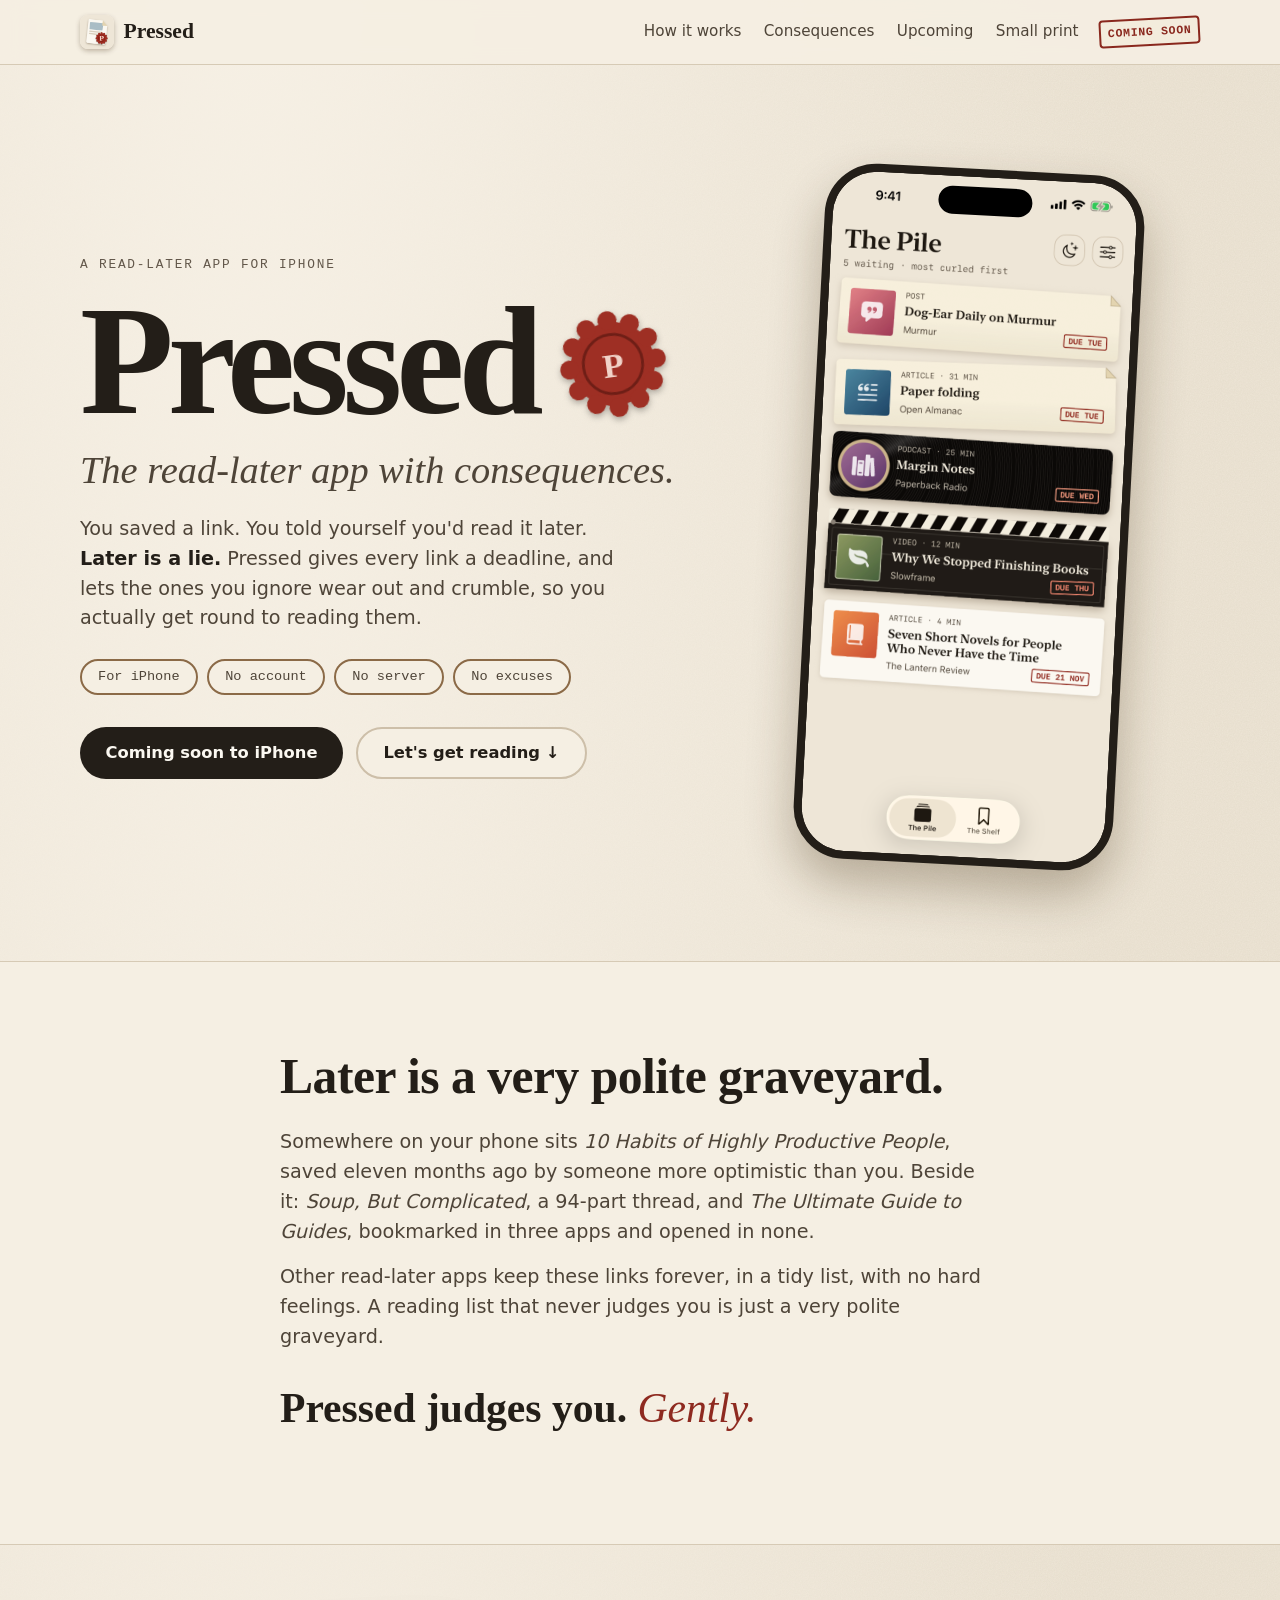
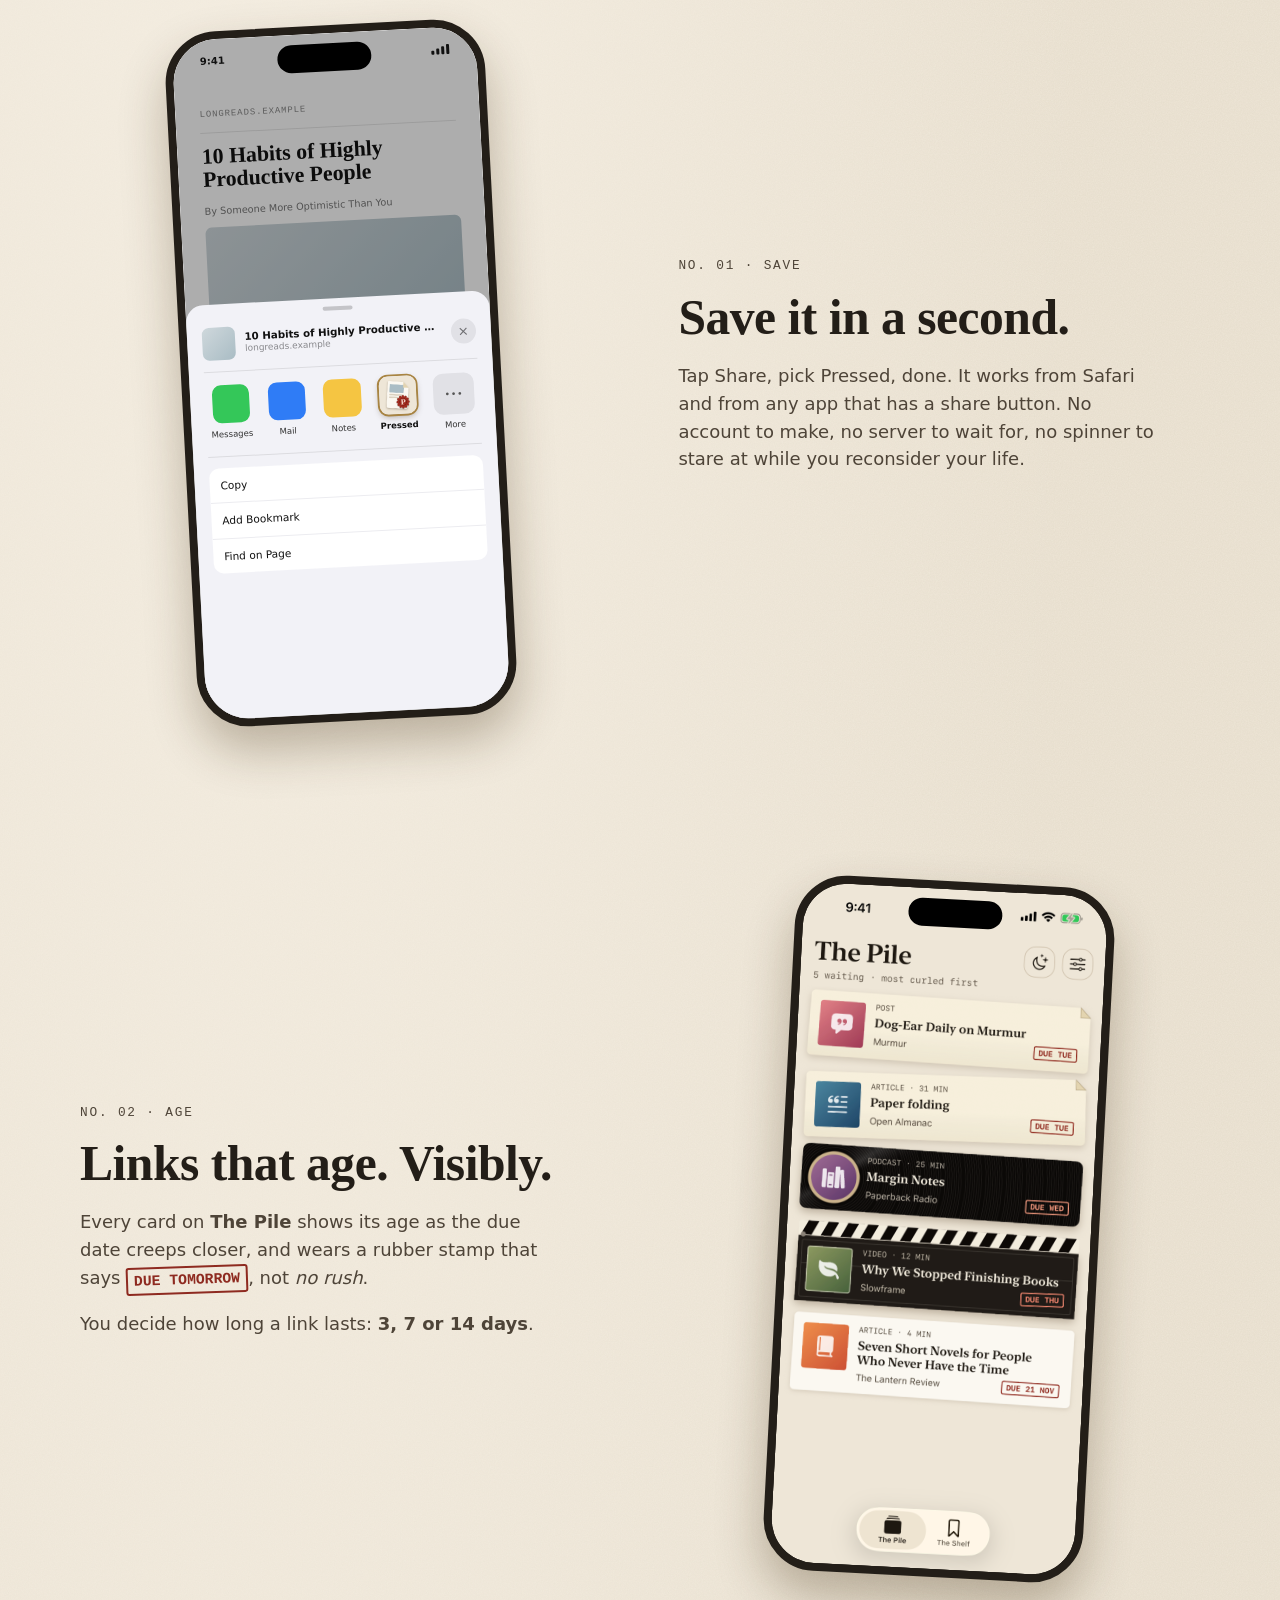
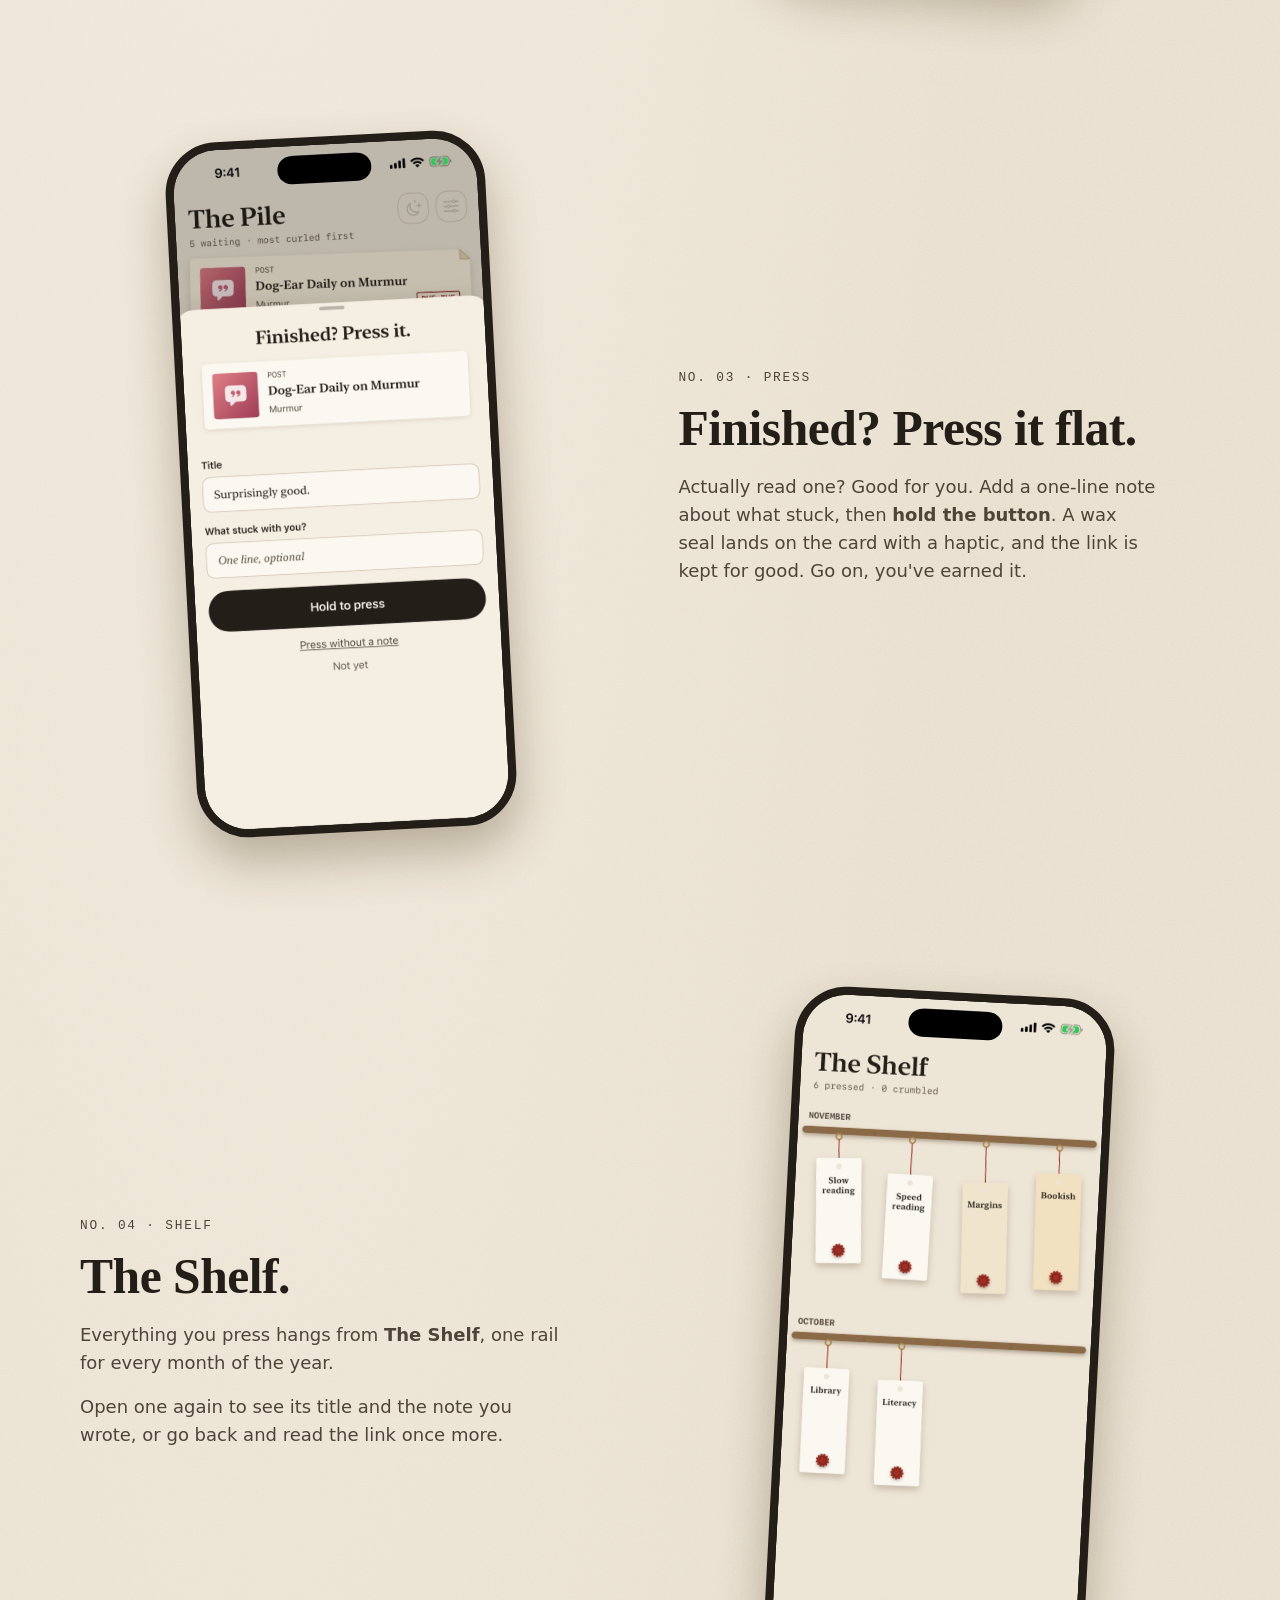
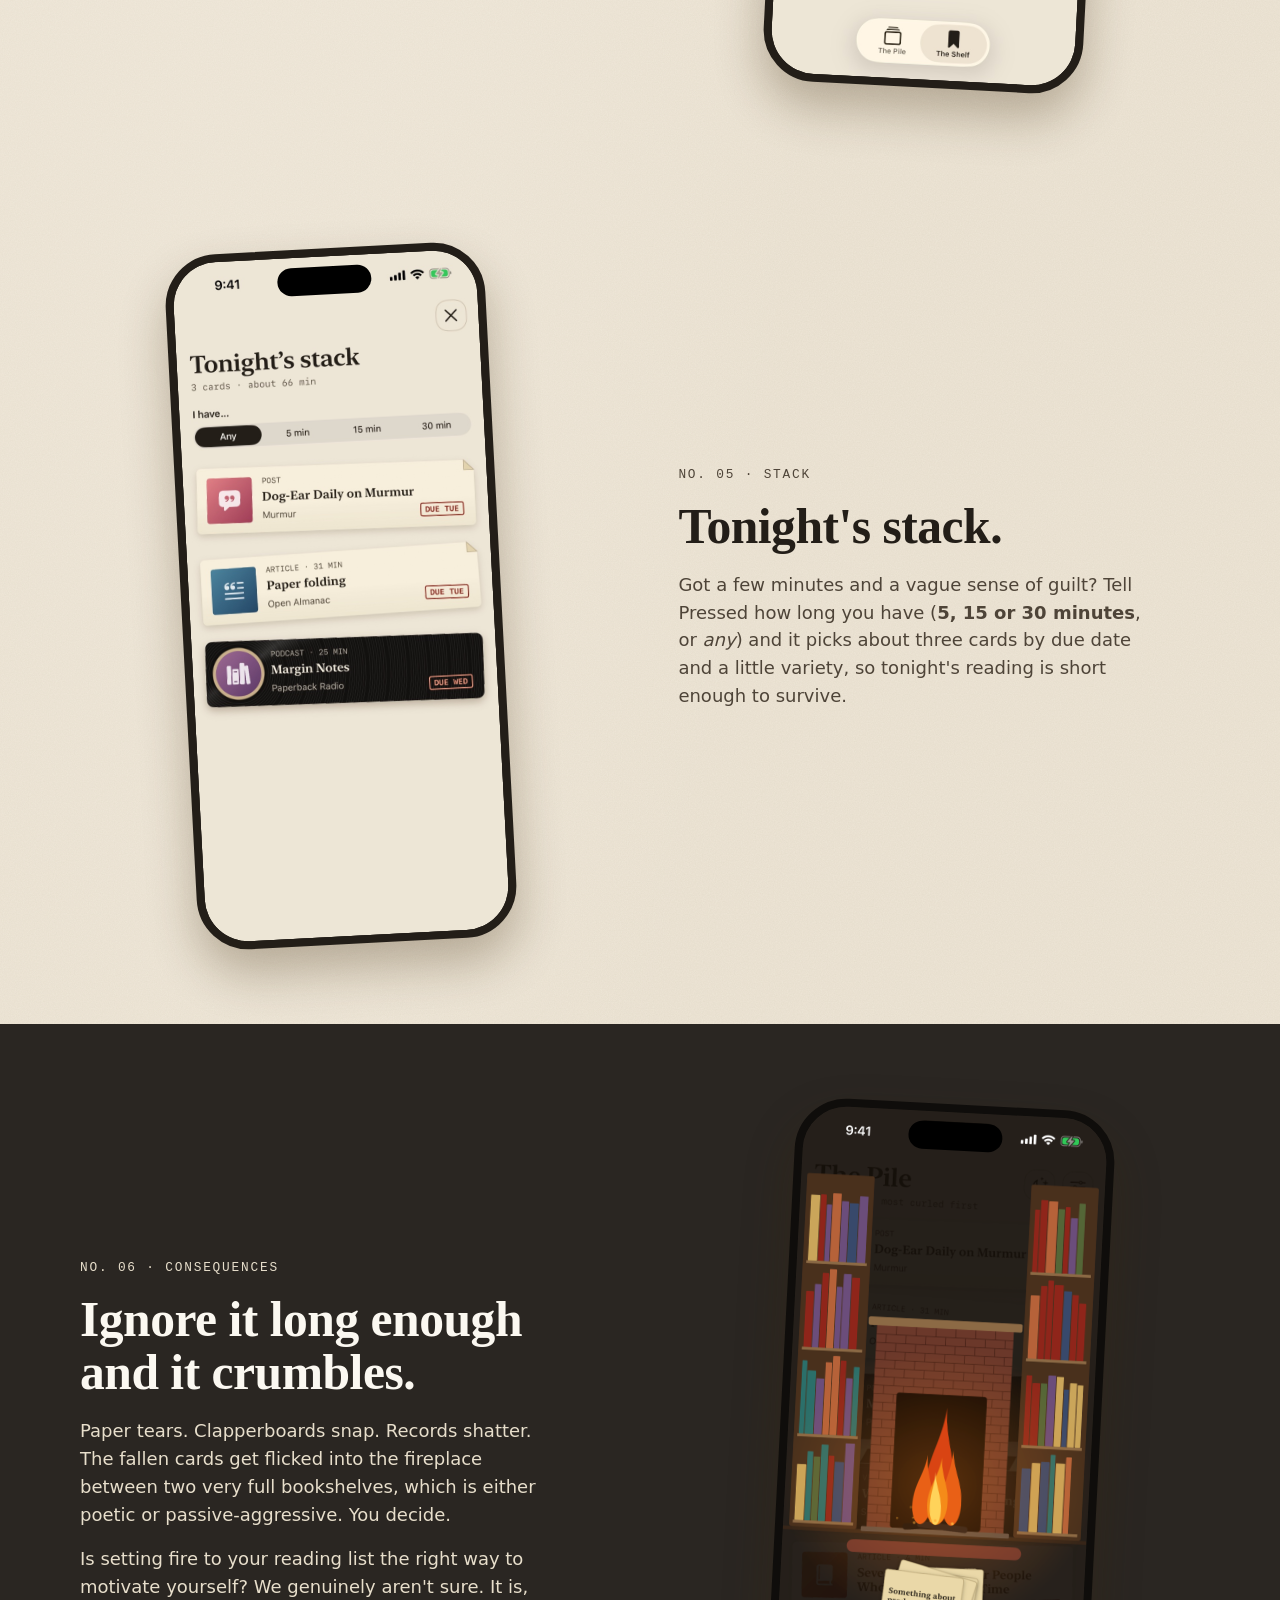
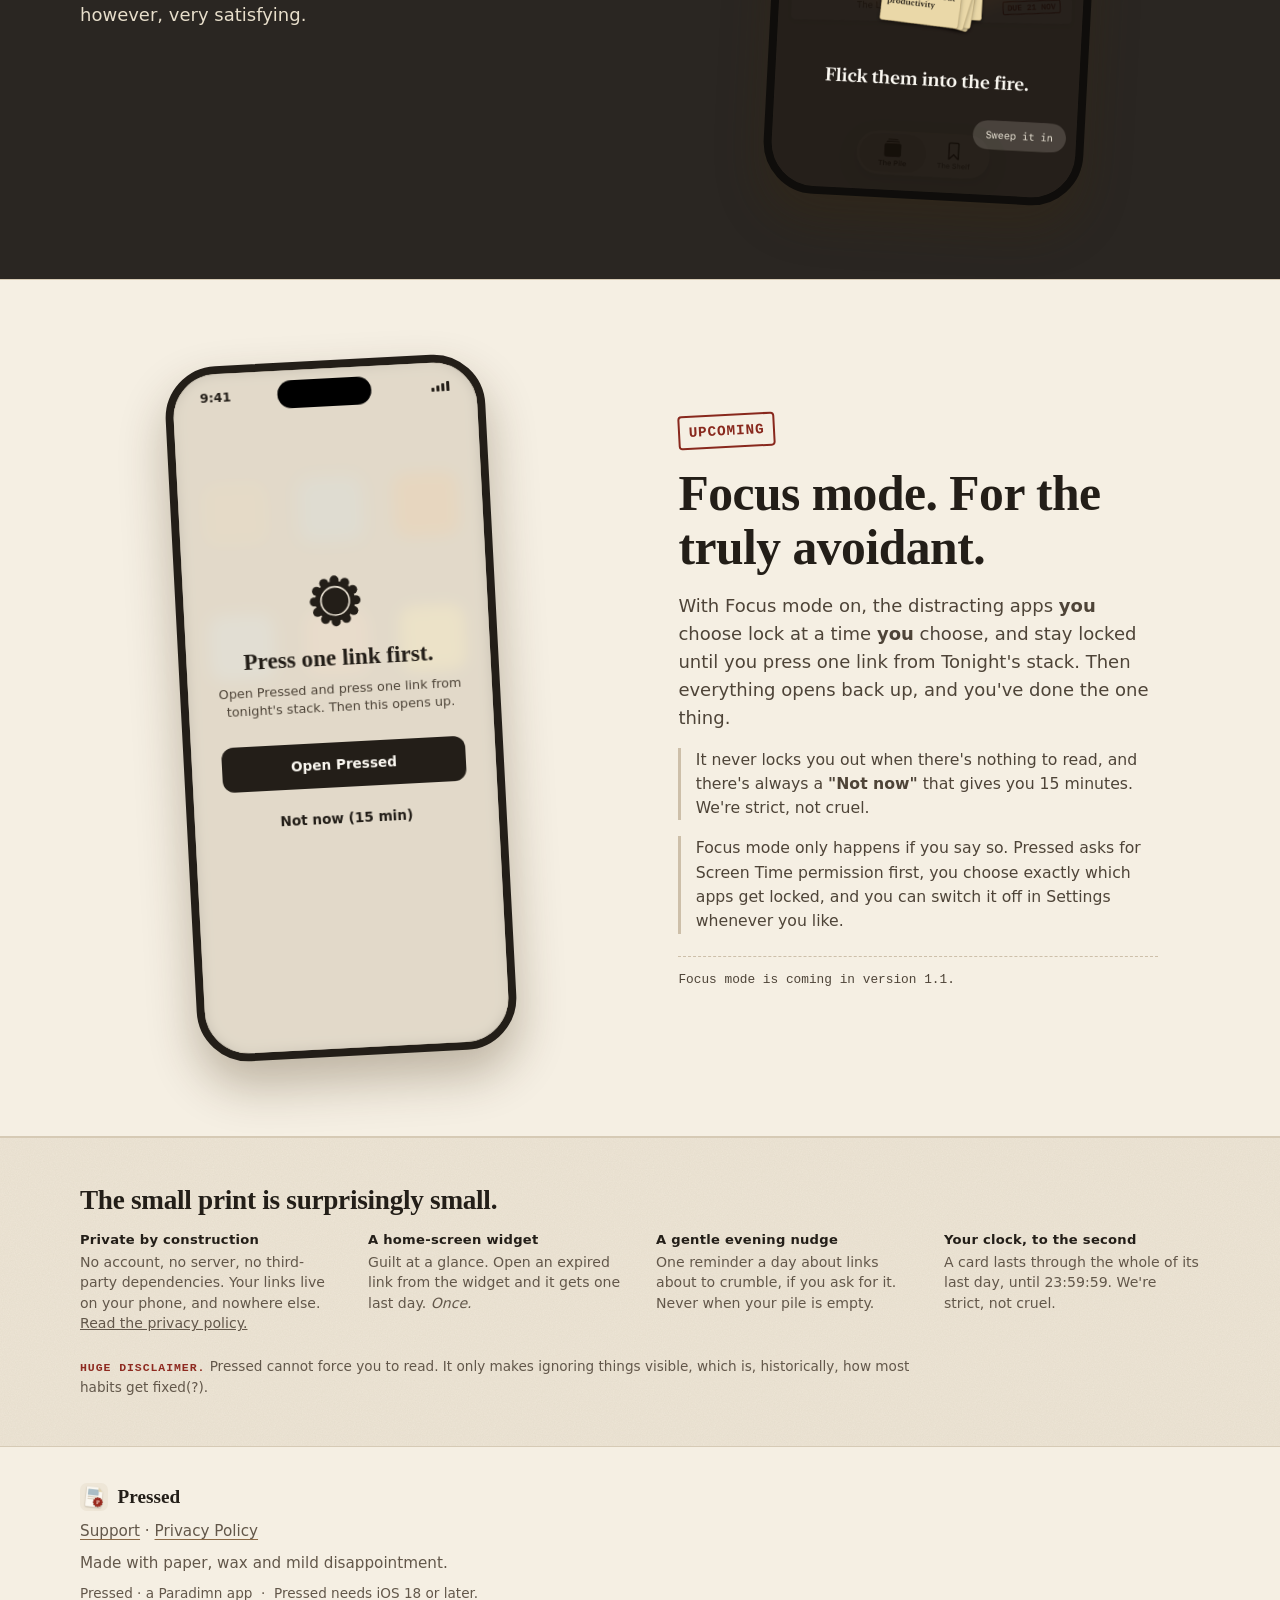
<file: index.html>
<!doctype html>
<html lang="en">
<head>
  <meta charset="utf-8">
  <meta name="viewport" content="width=device-width, initial-scale=1, viewport-fit=cover">
  <title>Pressed: the read-later app with consequences</title>
  <meta name="description" content="Pressed is a read-later app for iPhone. Every saved link gets a deadline, and the ones you ignore crumble. Read one and press it flat onto The Shelf. No account, no server, no excuses.">
  <meta name="theme-color" content="#EDE5D6">
  <meta property="og:type" content="website">
  <meta property="og:title" content="Pressed: the read-later app with consequences">
  <meta property="og:description" content="You saved a link. You told yourself you'd read it later. Later is a lie. Pressed helps you actually get to it.">
  <meta name="twitter:card" content="summary">
  <link rel="icon" type="image/png" href="assets/img/favicon.png">
  <link rel="apple-touch-icon" href="assets/img/apple-touch-icon.png">
  <!-- When the app has an Apple ID, uncomment and fill in: Safari on iPhone then offers a banner to open or get the app.
  <meta name="apple-itunes-app" content="app-id=0000000000">
  -->
  <link rel="stylesheet" href="assets/css/style.css">
  <script>document.documentElement.classList.add('js')</script>
</head>
<body data-app-store-url="" data-testflight-url="">
  <a class="skip" href="#main">Skip to the content</a>

  <header class="top">
    <div class="wrap top-row">
      <a class="brand" href="#top" aria-label="Pressed, back to the top">
        <img src="assets/img/icon.png" alt="" width="34" height="34">
        <span>Pressed</span>
      </a>
      <nav aria-label="Sections">
        <a href="#how">How it works</a>
        <a href="#consequences">Consequences</a>
        <a href="#upcoming">Upcoming</a>
        <a href="#small-print">Small print</a>
      </nav>
      <span class="stamp stamp-sm" aria-hidden="true">Coming soon</span>
    </div>
  </header>

  <main id="main">

    <!-- HERO -->
    <section class="hero" id="top">
      <div class="wrap hero-grid">
        <div class="hero-copy">
          <p class="kicker">A read-later app for iPhone</p>
          <div class="title-row">
            <h1>Pressed</h1>
            <svg class="title-seal" viewBox="0 0 100 100" aria-hidden="true" focusable="false">
              <g fill="#9E2F24"><circle cx="50" cy="50" r="37.5"/><circle cx="89" cy="50" r="8.5"/><circle cx="83.77" cy="69.5" r="8.5"/><circle cx="69.5" cy="83.77" r="8.5"/><circle cx="50" cy="89" r="8.5"/><circle cx="30.5" cy="83.77" r="8.5"/><circle cx="16.23" cy="69.5" r="8.5"/><circle cx="11" cy="50" r="8.5"/><circle cx="16.23" cy="30.5" r="8.5"/><circle cx="30.5" cy="16.23" r="8.5"/><circle cx="50" cy="11" r="8.5"/><circle cx="69.5" cy="16.23" r="8.5"/><circle cx="83.77" cy="30.5" r="8.5"/></g>
              <circle cx="50" cy="50" r="26.5" fill="none" stroke="#6E1E16" stroke-width="2.5"/>
              <text x="50" y="51" text-anchor="middle" dominant-baseline="central" font-family="New York, Georgia, serif" font-weight="700" font-size="31" fill="#F1D3C8">P</text>
            </svg>
          </div>
          <p class="tagline">The read-later app with consequences.</p>
          <p class="lede">You saved a link. You told yourself you'd read it later. <strong>Later is a lie.</strong> Pressed gives every link a deadline, and lets the ones you ignore wear out and crumble, so you actually get round to reading them.</p>
          <ul class="chips" aria-label="At a glance">
            <li>For iPhone</li>
            <li>No account</li>
            <li>No server</li>
            <li>No excuses</li>
          </ul>
          <div class="cta-row">
            <span class="btn btn-dark" role="note" data-store>Coming soon to iPhone</span>
            <a class="btn btn-ghost" href="#how">Let's get reading&nbsp;↓</a>
          </div>
        </div>

        <div class="hero-art">
          <figure class="phone tilt-r">
            <img src="assets/img/pile.png" width="720" height="1565" alt="The Pile in Pressed: five saved links as paper cards, a clapperboard for a video and a record for a podcast, each stamped with a due date.">
          </figure>
        </div>
      </div>
    </section>

    <!-- THE PROBLEM -->
    <section class="graveyard">
      <div class="wrap narrow">
        <h2 class="reveal">Later is a very polite graveyard.</h2>
        <p class="reveal">Somewhere on your phone sits <em>10 Habits of Highly Productive People</em>, saved eleven months ago by someone more optimistic than you. Beside it: <em>Soup, But Complicated</em>, a 94-part thread, and <em>The Ultimate Guide to Guides</em>, bookmarked in three apps and opened in none.</p>
        <p class="reveal">Other read-later apps keep these links forever, in a tidy list, with no hard feelings. A reading list that never judges you is just a very polite graveyard.</p>
        <p class="reveal punch">Pressed judges you. <span>Gently.</span></p>
      </div>
    </section>

    <!-- 01 SAVE: a drawn share sheet, so the app icon can be shown in the row of apps -->
    <div id="how" class="anchor"></div>

    <section class="feature">
      <div class="wrap feature-grid">
        <div class="feature-art reveal">
          <figure class="phone phone-share tilt-l" role="img" aria-label="Sharing a web page from Safari: the share sheet shows a row of apps, and Pressed, with its red wax seal icon, is one of them.">
            <div class="share" aria-hidden="true">
              <div class="sh-status"><span>9:41</span><span class="sh-bars"><i></i><i></i><i></i><i></i></span></div>

              <div class="sh-page">
                <div class="sh-site">longreads.example</div>
                <p class="sh-h">10 Habits of Highly Productive People</p>
                <p class="sh-by">By Someone More Optimistic Than You</p>
                <div class="sh-hero"></div>
                <i></i><i></i><i class="short"></i>
              </div>

              <div class="sh-dim"></div>

              <div class="sh-sheet">
                <div class="sh-grab"></div>
                <div class="sh-head">
                  <span class="sh-fav"></span>
                  <span class="sh-title"><b>10 Habits of Highly Productive People</b><em>longreads.example</em></span>
                  <span class="sh-x">×</span>
                </div>
                <div class="sh-apps">
                  <span class="sh-app"><span class="sh-ic" style="--c:#34c759"></span>Messages</span>
                  <span class="sh-app"><span class="sh-ic" style="--c:#2f7cf6"></span>Mail</span>
                  <span class="sh-app"><span class="sh-ic" style="--c:#f5c542"></span>Notes</span>
                  <span class="sh-app sh-pressed"><img src="assets/img/icon.png" alt="" width="64" height="64">Pressed</span>
                  <span class="sh-app"><span class="sh-ic sh-more">•••</span>More</span>
                </div>
                <div class="sh-list">
                  <span>Copy</span><span>Add Bookmark</span><span>Find on Page</span>
                </div>
              </div>
            </div>
          </figure>
        </div>
        <div class="feature-copy reveal">
          <p class="kicker">No. 01 · Save</p>
          <h2>Save it in a second.</h2>
          <p>Tap Share, pick Pressed, done. It works from Safari and from any app that has a share button. No account to make, no server to wait for, no spinner to stare at while you reconsider your life.</p>
        </div>
      </div>
    </section>

    <!-- 02 AGE -->
    <section class="feature flip">
      <div class="wrap feature-grid">
        <div class="feature-art reveal">
          <figure class="phone tilt-r">
            <img src="assets/img/pile.png" width="720" height="1565" loading="lazy" alt="The Pile: cards ordered by how soon they expire, each with a rubber stamp such as 'Due Mon' or 'Due Thu'.">
          </figure>
        </div>
        <div class="feature-copy reveal">
          <p class="kicker">No. 02 · Age</p>
          <h2>Links that age. Visibly.</h2>
          <p>Every card on <b>The Pile</b> shows its age as the due date creeps closer, and wears a rubber stamp that says <span class="inline-stamp">DUE TOMORROW</span>, not <i>no rush</i>.</p>
          <p>You decide how long a link lasts: <b>3, 7 or 14 days</b>.</p>
        </div>
      </div>
    </section>

    <!-- 03 PRESS -->
    <section class="feature">
      <div class="wrap feature-grid">
        <div class="feature-art reveal">
          <figure class="phone phone-video tilt-l" role="img" aria-label="The press sheet: 'Finished? Press it.' with the card, the title 'Short novels' and the note 'Three of these are going on my list.' Holding the button fills it, and a red wax seal lands on the card.">
            <video muted loop playsinline autoplay preload="metadata" disablepictureinpicture tabindex="-1" aria-hidden="true" poster="assets/img/press-poster.jpg" width="576" height="1252">
              <source src="assets/video/press.mp4" type="video/mp4">
            </video>
          </figure>
        </div>
        <div class="feature-copy reveal">
          <p class="kicker">No. 03 · Press</p>
          <h2>Finished? Press it flat.</h2>
          <p>Actually read one? Good for you. Add a one-line note about what stuck, then <b>hold the button</b>. A wax seal lands on the card with a haptic, and the link is kept for good. Go on, you've earned it.</p>
        </div>
      </div>
    </section>

    <!-- 04 SHELF -->
    <section class="shelf-band">
      <div class="wrap feature-grid">
        <div class="feature-copy reveal">
          <p class="kicker">No. 04 · Shelf</p>
          <h2>The Shelf.</h2>
          <p>Everything you press hangs from <b>The Shelf</b>, one rail for every month of the year.</p>
          <p>Open one again to see its title and the note you wrote, or go back and read the link once more.</p>
        </div>
        <div class="feature-art reveal">
          <figure class="phone phone-video tilt-r" role="img" aria-label="The Shelf: eight pressed bookmarks hang from two wooden rails, November and October, and sway gently. There are paper tags, clapperboards for videos, a vinyl record for a podcast and a yellow sticky note for a post, each with a wax seal.">
            <video muted loop playsinline autoplay preload="metadata" disablepictureinpicture tabindex="-1" aria-hidden="true" poster="assets/img/shelf-poster.jpg" width="576" height="1252">
              <source src="assets/video/shelf.mp4" type="video/mp4">
            </video>
          </figure>
        </div>
      </div>
    </section>

    <!-- 05 STACK: three screenshots that cross-fade, one per time option -->
    <section class="feature">
      <div class="wrap feature-grid">
        <div class="feature-art reveal">
          <figure class="phone phone-video tilt-l" role="img" aria-label="Tonight's stack: choosing Any, 5, 15 or 30 minutes changes which cards are offered. 5 minutes gives one short article, 15 minutes gives two cards, and 30 minutes gives three cards.">
            <video muted loop playsinline autoplay preload="metadata" disablepictureinpicture tabindex="-1" aria-hidden="true" poster="assets/img/stack-poster.jpg" width="576" height="1252">
              <source src="assets/video/stack.mp4" type="video/mp4">
            </video>
          </figure>
        </div>
        <div class="feature-copy reveal">
          <p class="kicker">No. 05 · Stack</p>
          <h2>Tonight's stack.</h2>
          <p>Got a few minutes and a vague sense of guilt? Tell Pressed how long you have (<b>5, 15 or 30 minutes</b>, or <i>any</i>) and it picks about three cards by due date and a little variety, so tonight's reading is short enough to survive.</p>
        </div>
      </div>
    </section>

    <!-- 06 CONSEQUENCES -->
    <div id="consequences" class="anchor"></div>
    <section class="fire">
      <div class="wrap feature-grid">
        <div class="feature-copy reveal">
          <p class="kicker">No. 06 · Consequences</p>
          <h2>Ignore it long enough and it crumbles.</h2>
          <p>Paper tears. Clapperboards snap. Records shatter. The fallen cards get flicked into the fireplace between two very full bookshelves, which is either poetic or passive-aggressive. You decide.</p>
          <p>Is setting fire to your reading list the right way to motivate yourself? We genuinely aren't sure. It is, however, very satisfying.</p>
        </div>
        <div class="feature-art reveal">
          <figure class="phone phone-dark phone-video tilt-r" role="img" aria-label="A cosy fireplace between two bookshelves. A small stack of expired cards is swept into the fire, one after another, to the words 'Flick them into the fire.' and 'The rest go in together.'">
            <video muted loop playsinline autoplay preload="metadata" disablepictureinpicture tabindex="-1" aria-hidden="true" poster="assets/img/fireplace.png" width="576" height="1252">
              <source src="assets/video/fireplace.mp4" type="video/mp4">
            </video>
          </figure>
        </div>
      </div>
    </section>

    <!-- UPCOMING: FOCUS MODE (drawn, not a screenshot: the feature is not in this version yet) -->
    <section class="next" id="upcoming">
      <div class="wrap feature-grid">
        <div class="feature-art reveal">
          <figure class="phone phone-mock tilt-l" role="img" aria-label="Focus mode: a locked app shows a paper-coloured screen that says 'Press one link first.' with two buttons, 'Open Pressed' and 'Not now (15 min)'.">
            <div class="mock-screen" aria-hidden="true">
              <div class="mock-status"><span>9:41</span><span class="mock-bars"><i></i><i></i><i></i><i></i></span></div>
              <div class="mock-apps">
                <span style="--c:#c9b08a"></span><span style="--c:#a9bcc4"></span><span style="--c:#d69a5c"></span>
                <span style="--c:#b8c9d1"></span><span style="--c:#e0b9a0"></span><span style="--c:#f3df8e"></span>
              </div>
              <div class="mock-shield">
                <svg class="mock-seal" viewBox="0 0 100 100"><g fill="#231E18"><circle cx="50" cy="50" r="37.5"/><circle cx="89" cy="50" r="8.5"/><circle cx="83.77" cy="69.5" r="8.5"/><circle cx="69.5" cy="83.77" r="8.5"/><circle cx="50" cy="89" r="8.5"/><circle cx="30.5" cy="83.77" r="8.5"/><circle cx="16.23" cy="69.5" r="8.5"/><circle cx="11" cy="50" r="8.5"/><circle cx="16.23" cy="30.5" r="8.5"/><circle cx="30.5" cy="16.23" r="8.5"/><circle cx="50" cy="11" r="8.5"/><circle cx="69.5" cy="16.23" r="8.5"/><circle cx="83.77" cy="30.5" r="8.5"/></g><circle cx="50" cy="50" r="26.5" fill="none" stroke="#EDE5D6" stroke-width="3"/></svg>
                <p class="mock-title">Press one link first.</p>
                <p class="mock-sub">Open Pressed and press one link from tonight's stack. Then this opens up.</p>
                <span class="mock-btn mock-btn-dark">Open Pressed</span>
                <span class="mock-btn mock-btn-quiet">Not now (15 min)</span>
              </div>
            </div>
          </figure>
        </div>

        <div class="feature-copy reveal">
          <p class="kicker"><span class="stamp stamp-kicker">Upcoming</span></p>
          <h2>Focus mode. For the truly avoidant.</h2>
          <p>With Focus mode on, the distracting apps <b>you</b> choose lock at a time <b>you</b> choose, and stay locked until you press one link from Tonight's stack. Then everything opens back up, and you've done the one thing.</p>
          <p class="aside">It never locks you out when there's nothing to read, and there's always a <b>"Not now"</b> that gives you 15 minutes. We're strict, not cruel.</p>
          <p class="aside">Focus mode only happens if you say so. Pressed asks for Screen Time permission first, you choose exactly which apps get locked, and you can switch it off in Settings whenever you like.</p>
          <p class="mock-note">Focus mode is coming in version 1.1.</p>
        </div>
      </div>
    </section>

    <!-- SMALL PRINT: very bottom -->
    <section class="small-print" id="small-print">
      <div class="wrap">
        <h2 class="reveal">The small print is surprisingly small.</h2>
        <div class="grid-cards">
          <article class="mini reveal">
            <h3>Private by construction</h3>
            <p>No account, no server, no third-party dependencies. Your links live on your phone, and nowhere else. <a href="privacy.html">Read the privacy policy.</a></p>
          </article>
          <article class="mini reveal">
            <h3>A home-screen widget</h3>
            <p>Guilt at a glance. Open an expired link from the widget and it gets one last day. <i>Once.</i></p>
          </article>
          <article class="mini reveal">
            <h3>A gentle evening nudge</h3>
            <p>One reminder a day about links about to crumble, if you ask for it. Never when your pile is empty.</p>
          </article>
          <article class="mini reveal">
            <h3>Your clock, to the second</h3>
            <p>A card lasts through the whole of its last day, until 23:59:59. We're strict, not cruel.</p>
          </article>
        </div>
        <p class="disclaimer reveal"><b>Huge disclaimer.</b> Pressed cannot force you to read. It only makes ignoring things visible, which is, historically, how most habits get fixed(?).</p>
      </div>
    </section>
  </main>

  <footer class="foot">
    <div class="wrap foot-row">
      <p class="foot-brand"><img src="assets/img/icon.png" alt="" width="28" height="28"> Pressed</p>
      <p class="foot-links"><a href="support.html">Support</a> · <a href="privacy.html">Privacy Policy</a></p>
      <p>Made with paper, wax and mild disappointment.</p>
      <p class="fine">Pressed · a Paradimn app &nbsp;·&nbsp; Pressed needs iOS 18 or later.</p>
    </div>
  </footer>

  <script src="assets/js/main.js" defer></script>
</body>
</html>
</file>
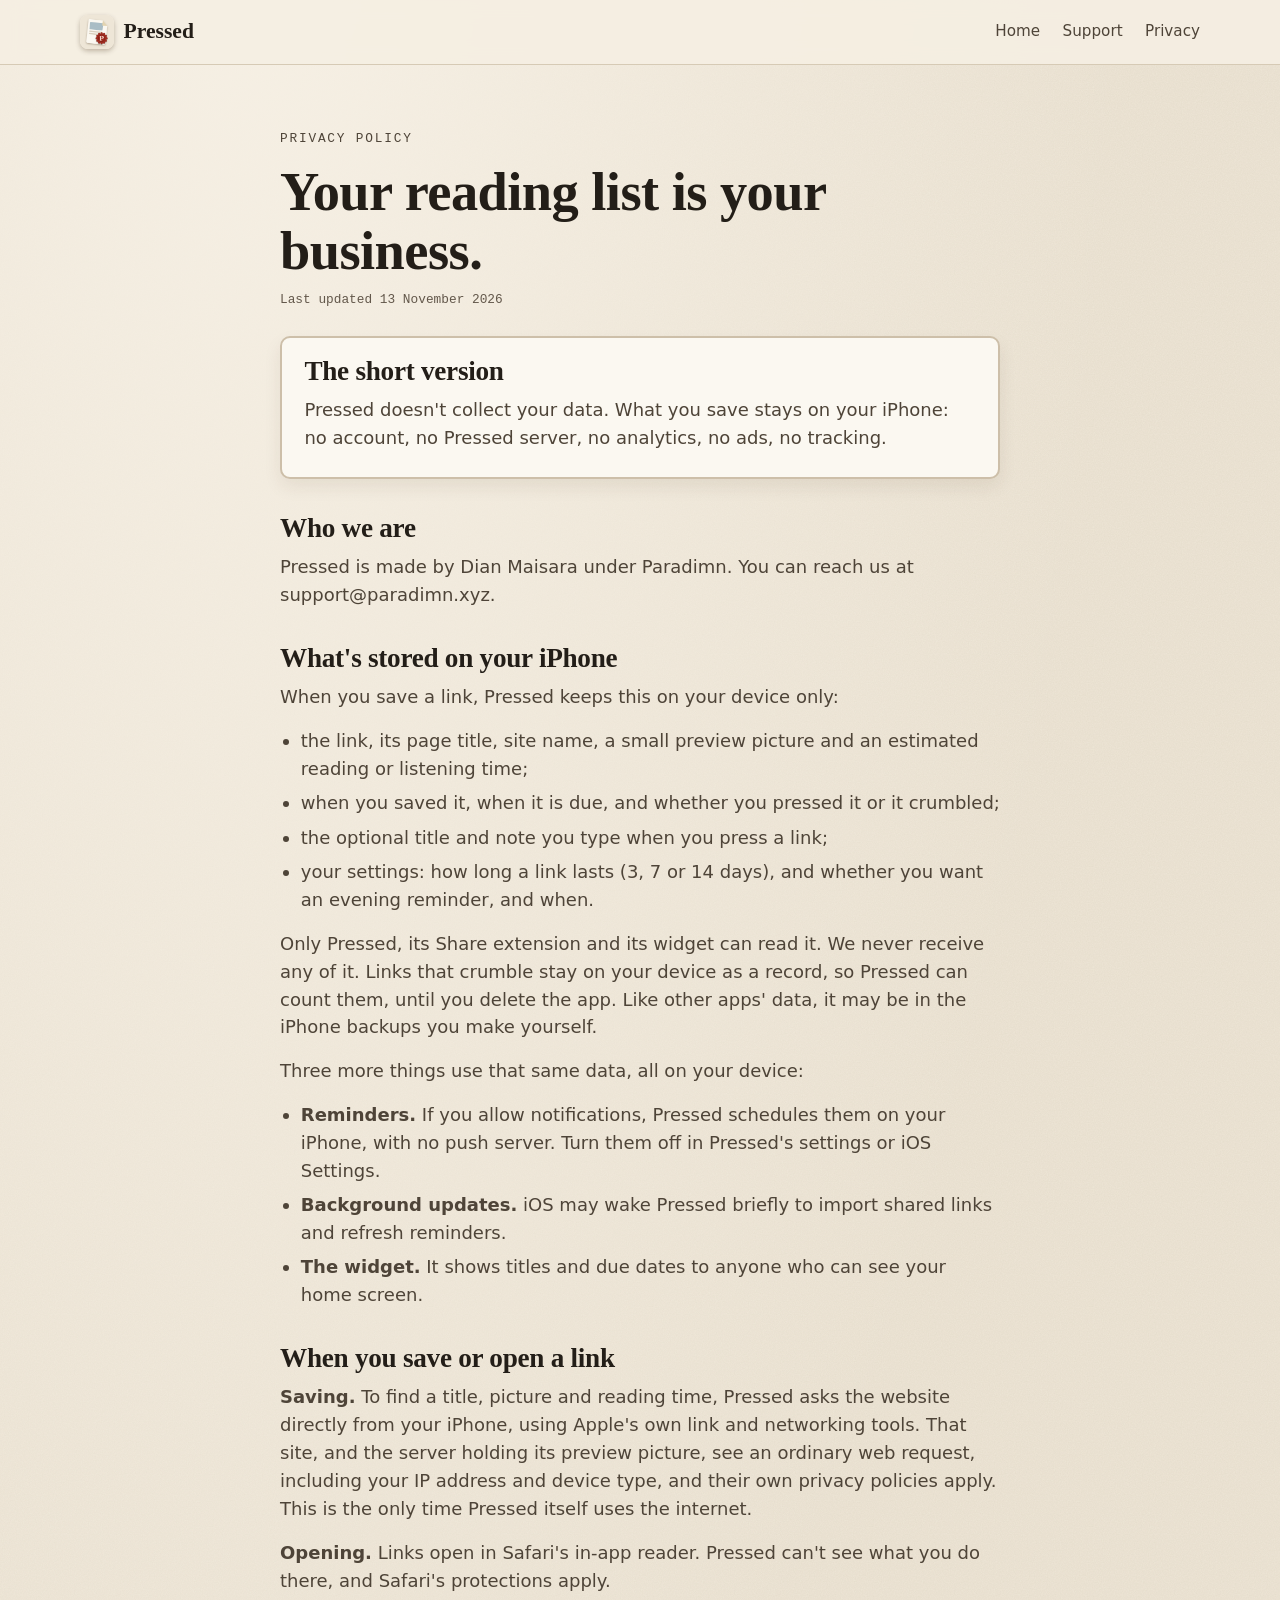
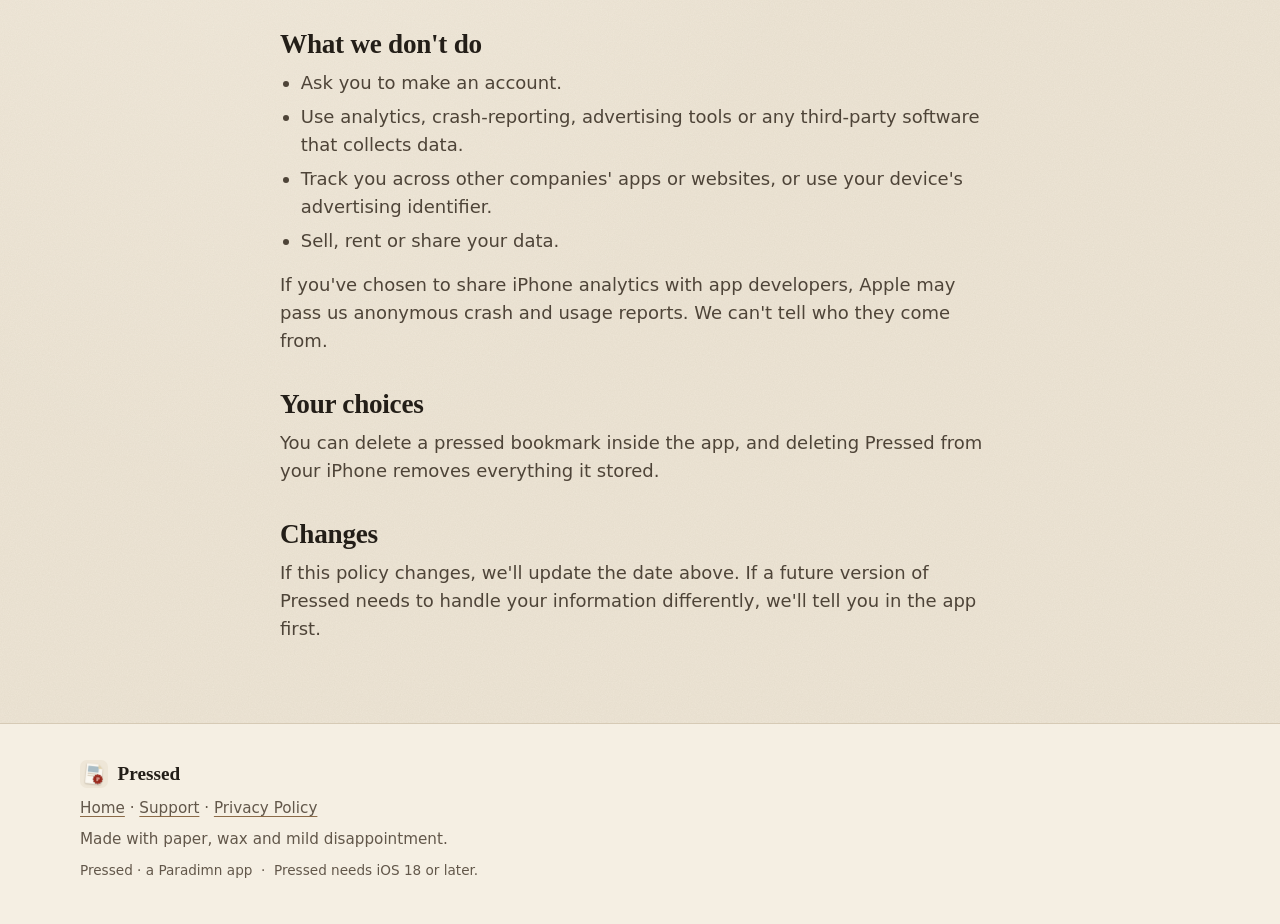
<file: privacy.html>
<!doctype html>
<html lang="en">
<head>
  <meta charset="utf-8">
  <meta name="viewport" content="width=device-width, initial-scale=1, viewport-fit=cover">
  <title>Privacy Policy · Pressed</title>
  <meta name="description" content="Pressed keeps everything on your iPhone. No account, no servers, no analytics, no ads, no tracking.">
  <meta name="theme-color" content="#EDE5D6">
  <link rel="icon" type="image/png" href="assets/img/favicon.png">
  <link rel="apple-touch-icon" href="assets/img/apple-touch-icon.png">
  <link rel="stylesheet" href="assets/css/style.css">
</head>
<body>
  <a class="skip" href="#main">Skip to the content</a>

  <header class="top">
    <div class="wrap top-row">
      <a class="brand" href="index.html" aria-label="Pressed, back to the home page">
        <img src="assets/img/icon.png" alt="" width="34" height="34">
        <span>Pressed</span>
      </a>
      <nav aria-label="Pages">
        <a href="index.html">Home</a>
        <a href="support.html">Support</a>
        <a href="privacy.html">Privacy</a>
      </nav>
    </div>
  </header>

  <main id="main">
    <article class="doc wrap narrow">
      <p class="kicker">Privacy Policy</p>
      <h1>Your reading list is your business.</h1>
      <p class="updated">Last updated 13 November 2026</p>

      <div class="short">
        <h2>The short version</h2>
        <p>Pressed doesn't collect your data. What you save stays on your iPhone: no account, no Pressed server, no analytics, no ads, no tracking.</p>
      </div>

      <h2>Who we are</h2>
      <p>Pressed is made by Dian Maisara under Paradimn. You can reach us at support@paradimn.xyz.</p>

      <h2>What's stored on your iPhone</h2>
      <p>When you save a link, Pressed keeps this on your device only:</p>
      <ul>
        <li>the link, its page title, site name, a small preview picture and an estimated reading or listening time;</li>
        <li>when you saved it, when it is due, and whether you pressed it or it crumbled;</li>
        <li>the optional title and note you type when you press a link;</li>
        <li>your settings: how long a link lasts (3, 7 or 14 days), and whether you want an evening reminder, and when.</li>
      </ul>
      <p>Only Pressed, its Share extension and its widget can read it. We never receive any of it. Links that crumble stay on your device as a record, so Pressed can count them, until you delete the app. Like other apps' data, it may be in the iPhone backups you make yourself.</p>
      <p>Three more things use that same data, all on your device:</p>
      <ul>
        <li><b>Reminders.</b> If you allow notifications, Pressed schedules them on your iPhone, with no push server. Turn them off in Pressed's settings or iOS Settings.</li>
        <li><b>Background updates.</b> iOS may wake Pressed briefly to import shared links and refresh reminders.</li>
        <li><b>The widget.</b> It shows titles and due dates to anyone who can see your home screen.</li>
      </ul>

      <h2>When you save or open a link</h2>
      <p><b>Saving.</b> To find a title, picture and reading time, Pressed asks the website directly from your iPhone, using Apple's own link and networking tools. That site, and the server holding its preview picture, see an ordinary web request, including your IP address and device type, and their own privacy policies apply. This is the only time Pressed itself uses the internet.</p>
      <p><b>Opening.</b> Links open in Safari's in-app reader. Pressed can't see what you do there, and Safari's protections apply.</p>

      <h2>What we don't do</h2>
      <ul>
        <li>Ask you to make an account.</li>
        <li>Use analytics, crash-reporting, advertising tools or any third-party software that collects data.</li>
        <li>Track you across other companies' apps or websites, or use your device's advertising identifier.</li>
        <li>Sell, rent or share your data.</li>
      </ul>
      <p>If you've chosen to share iPhone analytics with app developers, Apple may pass us anonymous crash and usage reports. We can't tell who they come from.</p>

      <h2>Your choices</h2>
      <p>You can delete a pressed bookmark inside the app, and deleting Pressed from your iPhone removes everything it stored.</p>

      <h2>Changes</h2>
      <p>If this policy changes, we'll update the date above. If a future version of Pressed needs to handle your information differently, we'll tell you in the app first.</p>
    </article>
  </main>

  <footer class="foot">
    <div class="wrap foot-row">
      <p class="foot-brand"><img src="assets/img/icon.png" alt="" width="28" height="28"> Pressed</p>
      <p class="foot-links"><a href="index.html">Home</a> · <a href="support.html">Support</a> · <a href="privacy.html">Privacy Policy</a></p>
      <p>Made with paper, wax and mild disappointment.</p>
      <p class="fine">Pressed · a Paradimn app &nbsp;·&nbsp; Pressed needs iOS 18 or later.</p>
    </div>
  </footer>
</body>
</html>
</file>
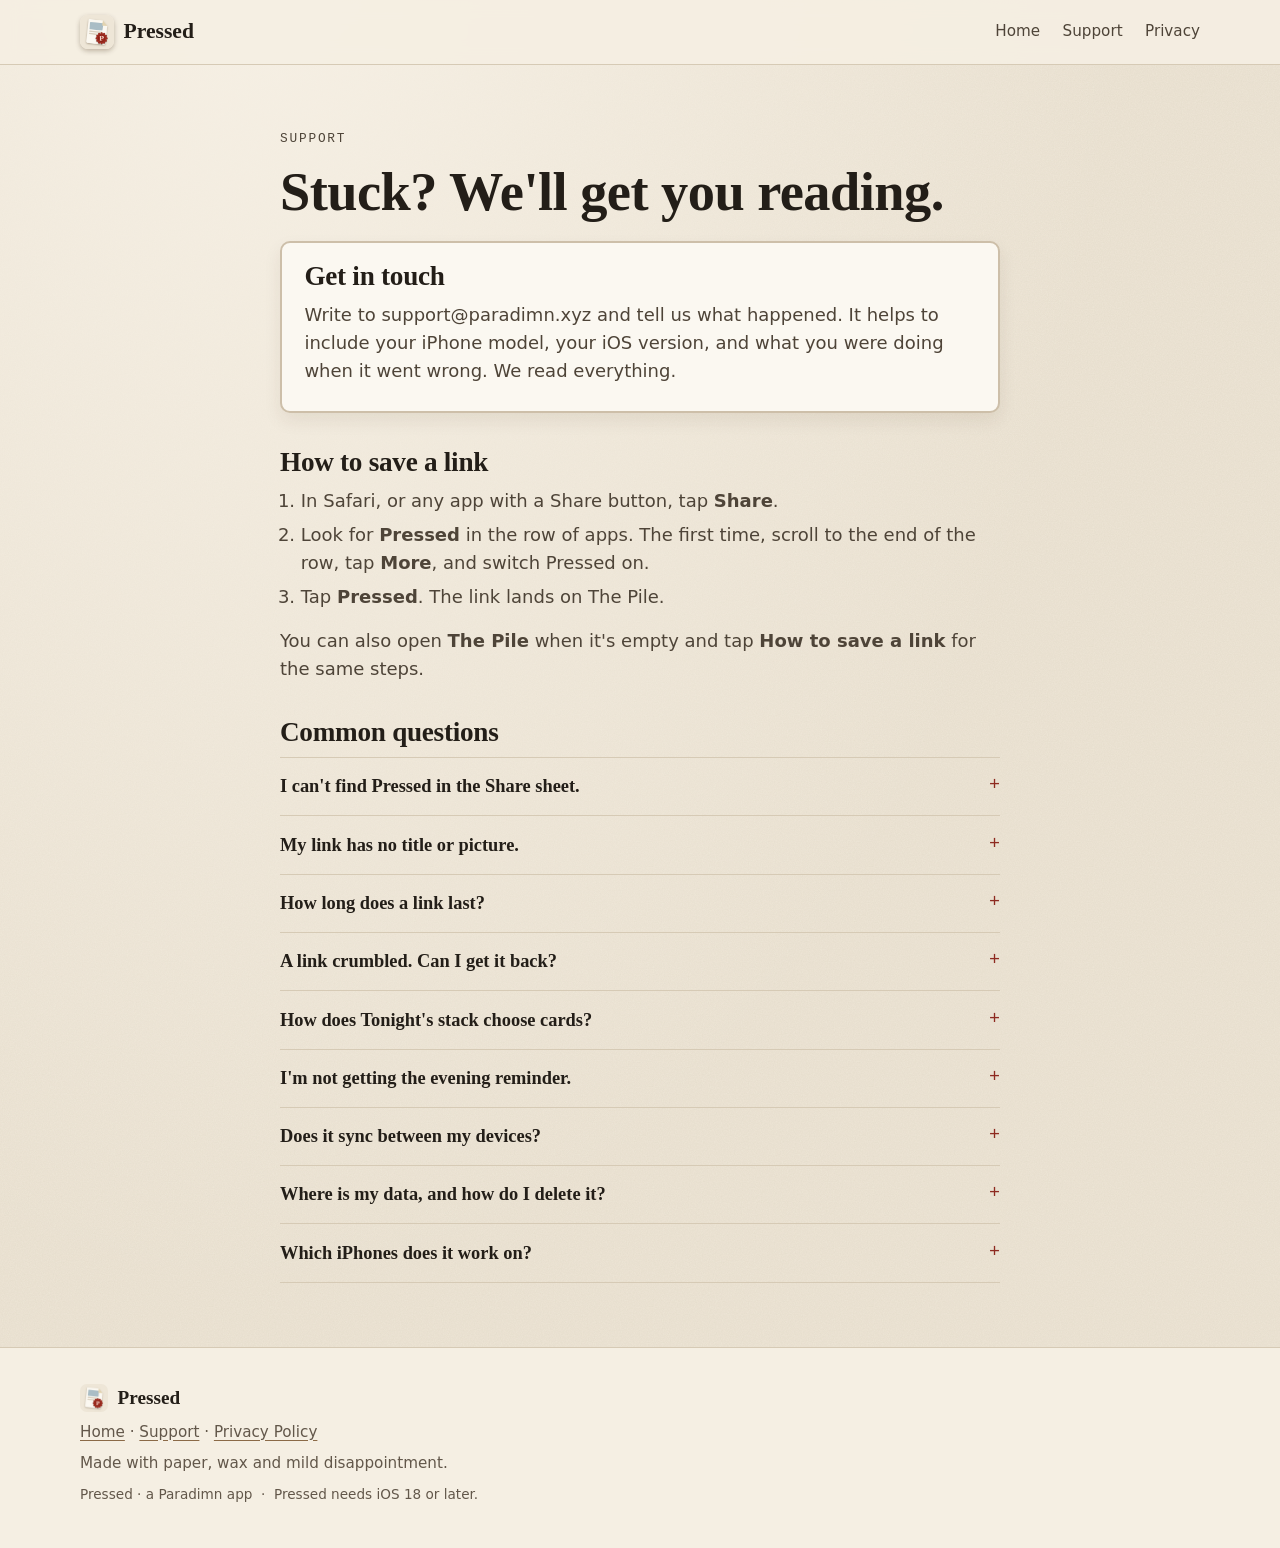
<file: support.html>
<!doctype html>
<html lang="en">
<head>
  <meta charset="utf-8">
  <meta name="viewport" content="width=device-width, initial-scale=1, viewport-fit=cover">
  <title>Support · Pressed</title>
  <meta name="description" content="Help with Pressed: how to save a link, how long links last, reminders, and how to get in touch.">
  <meta name="theme-color" content="#EDE5D6">
  <link rel="icon" type="image/png" href="assets/img/favicon.png">
  <link rel="apple-touch-icon" href="assets/img/apple-touch-icon.png">
  <link rel="stylesheet" href="assets/css/style.css">
</head>
<body>
  <a class="skip" href="#main">Skip to the content</a>

  <header class="top">
    <div class="wrap top-row">
      <a class="brand" href="index.html" aria-label="Pressed, back to the home page">
        <img src="assets/img/icon.png" alt="" width="34" height="34">
        <span>Pressed</span>
      </a>
      <nav aria-label="Pages">
        <a href="index.html">Home</a>
        <a href="support.html">Support</a>
        <a href="privacy.html">Privacy</a>
      </nav>
    </div>
  </header>

  <main id="main">
    <article class="doc wrap narrow">

      <p class="kicker">Support</p>
      <h1>Stuck? We'll get you reading.</h1>

      <div class="short">
        <h2>Get in touch</h2>
        <p>Write to support@paradimn.xyz and tell us what happened. It helps to include your iPhone model, your iOS version, and what you were doing when it went wrong. We read everything.</p>
      </div>

      <h2>How to save a link</h2>
      <ol>
        <li>In Safari, or any app with a Share button, tap <b>Share</b>.</li>
        <li>Look for <b>Pressed</b> in the row of apps. The first time, scroll to the end of the row, tap <b>More</b>, and switch Pressed on.</li>
        <li>Tap <b>Pressed</b>. The link lands on The Pile.</li>
      </ol>
      <p>You can also open <b>The Pile</b> when it's empty and tap <b>How to save a link</b> for the same steps.</p>

      <h2>Common questions</h2>

      <details>
        <summary>I can't find Pressed in the Share sheet.</summary>
        <p>Scroll to the end of the row of apps, tap <b>More</b>, and switch Pressed on. If it still isn't there, open Pressed once, then try again.</p>
      </details>

      <details>
        <summary>My link has no title or picture.</summary>
        <p>Some websites don't let apps look at their pages, or are slow to answer. Pressed shows the site's name instead and tries again a few times over the next day or so. You can also type your own title when you press the link.</p>
      </details>

      <details>
        <summary>How long does a link last?</summary>
        <p>Three, seven or fourteen days, whichever you choose in Settings (seven is the default). A link lasts through the whole of its last day, until 23:59:59. Changing the setting applies to links you save afterwards.</p>
      </details>

      <details>
        <summary>A link crumbled. Can I get it back?</summary>
        <p>Save it again and it starts afresh. If you open an expired link from the home-screen widget, it gets one last day, once.</p>
      </details>

      <details>
        <summary>How does Tonight's stack choose cards?</summary>
        <p>It picks about three cards by due date, how long you say you have (5, 15 or 30 minutes, or any) and a little variety, so tonight's reading is short enough to finish.</p>
      </details>

      <details>
        <summary>I'm not getting the evening reminder.</summary>
        <p>Check that reminders are on in Pressed's settings, that notifications are allowed for Pressed in iOS Settings, and that you have at least one link waiting. Pressed doesn't send a reminder when your pile is empty.</p>
      </details>

      <details>
        <summary>Does it sync between my devices?</summary>
        <p>Not yet. Your links live on the iPhone you saved them on.</p>
      </details>

      <details>
        <summary>Where is my data, and how do I delete it?</summary>
        <p>Everything stays on your iPhone. You can delete a bookmark from inside the app, and deleting Pressed removes everything it stored. Read the <a href="privacy.html">Privacy Policy</a> for the details.</p>
      </details>

      <details>
        <summary>Which iPhones does it work on?</summary>
        <p>iPhones running iOS 18 or later.</p>
      </details>
    </article>
  </main>

  <footer class="foot">
    <div class="wrap foot-row">
      <p class="foot-brand"><img src="assets/img/icon.png" alt="" width="28" height="28"> Pressed</p>
      <p class="foot-links"><a href="index.html">Home</a> · <a href="support.html">Support</a> · <a href="privacy.html">Privacy Policy</a></p>
      <p>Made with paper, wax and mild disappointment.</p>
      <p class="fine">Pressed · a Paradimn app &nbsp;·&nbsp; Pressed needs iOS 18 or later.</p>
    </div>
  </footer>
</body>
</html>
</file>
<file: assets/css/style.css>
/* Pressed landing page.
   Palette and type are taken from the app (Theme.swift): paper, ink, rubber-stamp red, a wooden rail and brass.
   Plain CSS, relative URLs, no build step, so it works as a GitHub Pages site from any sub-path. */

:root {
  --desk: #EDE5D6;
  --sheet: #F5EFE3;
  --paper: #FBF8F1;
  --hairline: #D6CAB5;
  --outline: #CDBFA9;
  --ink: #231E18;
  --ink-soft: #4E4438;
  --ink-quiet: #62574A;
  --stamp: #8E2A20;
  --rail: #8B6A47;
  --brass: #A88442;
  --fire: #2A2622;

  --serif: "New York", "Iowan Old Style", "Charter", "Georgia", serif;
  --sans: -apple-system, BlinkMacSystemFont, "SF Pro Text", "Segoe UI", system-ui, Roboto, sans-serif;
  --mono: ui-monospace, "SF Mono", "Menlo", "Consolas", monospace;

  --shadow: 0 24px 48px rgba(60, 40, 10, .30);
}

*, *::before, *::after { box-sizing: border-box; }

html { scroll-behavior: smooth; -webkit-text-size-adjust: 100%; }

body {
  margin: 0;
  background-color: var(--desk);
  /* a little paper grain over a soft light, like the desk in the app */
  background-image:
    radial-gradient(ellipse at 20% -10%, #F7F1E6 0%, rgba(247, 241, 230, 0) 60%),
    url("data:image/svg+xml;utf8,<svg xmlns='http://www.w3.org/2000/svg' width='220' height='220'><filter id='n'><feTurbulence type='fractalNoise' baseFrequency='.85' numOctaves='2' stitchTiles='stitch'/><feColorMatrix values='0 0 0 0 .36  0 0 0 0 .28  0 0 0 0 .16  0 0 0 .10 0'/></filter><rect width='100%' height='100%' filter='url(%23n)'/></svg>");
  color: var(--ink);
  font-family: var(--sans);
  font-size: 18px;
  line-height: 1.55;
}

img { max-width: 100%; height: auto; display: block; }
a { color: inherit; }
b, strong { font-weight: 650; }

.wrap { width: min(1120px, 100% - 2.5rem); margin-inline: auto; }
.narrow { max-width: 720px; }

.skip {
  position: absolute; left: .75rem; top: -4rem; z-index: 100;
  background: var(--ink); color: var(--paper); padding: .6rem 1rem; border-radius: 999px;
}
.skip:focus { top: .75rem; }

:focus-visible { outline: 3px solid var(--brass); outline-offset: 3px; border-radius: 6px; }

/* ---------- type ---------- */

h1, h2, h3 { font-family: var(--serif); font-weight: 650; line-height: 1.08; margin: 0; letter-spacing: -.01em; }
h2 { font-size: clamp(2rem, 4.4vw, 3.1rem); }
p { margin: 0 0 1rem; }

.kicker {
  font-family: var(--mono); font-size: .8rem; letter-spacing: .14em; text-transform: uppercase;
  color: var(--ink-quiet); margin-bottom: .9rem;
}

.aside { color: var(--ink-quiet); font-size: .98rem; }

/* ---------- the rubber stamp and the wax seal ---------- */

.stamp {
  display: inline-block;
  font-family: var(--mono); font-weight: 700; text-transform: uppercase; letter-spacing: .06em;
  color: var(--stamp); border: 2.5px solid var(--stamp); border-radius: 4px;
  padding: .28em .6em; background: rgba(251, 248, 241, .55);
  mix-blend-mode: multiply;
}
.stamp-sm { font-size: .72rem; transform: rotate(-3deg); }

.inline-stamp {
  font-family: var(--mono); font-weight: 700; font-size: .82em; color: var(--stamp);
  border: 2px solid var(--stamp); border-radius: 3px; padding: .05em .4em; white-space: nowrap;
  display: inline-block; transform: rotate(-2deg);
}

.seal { position: absolute; width: clamp(84px, 12vw, 140px); height: auto; overflow: visible; filter: drop-shadow(0 3px 3px rgba(0, 0, 0, .28)); z-index: 3; }

/* ---------- header ---------- */

.top { position: sticky; top: 0; z-index: 50; background: rgba(245, 239, 227, .9); backdrop-filter: blur(10px); -webkit-backdrop-filter: blur(10px); border-bottom: 1px solid var(--hairline); }
.top-row { display: flex; align-items: center; gap: 1.25rem; min-height: 64px; padding-block: .4rem; }
.brand { display: inline-flex; align-items: center; gap: .6rem; text-decoration: none; font-family: var(--serif); font-weight: 700; font-size: 1.35rem; }
.brand img { border-radius: 8px; box-shadow: 0 2px 5px rgba(60, 40, 10, .3); }
.top nav { margin-left: auto; display: flex; gap: 1.4rem; font-size: .95rem; }
.top nav a { text-decoration: none; color: var(--ink-soft); }
.top nav a:hover { color: var(--ink); text-decoration: underline; text-underline-offset: 4px; }

/* ---------- buttons and chips ---------- */

.chips { list-style: none; display: flex; flex-wrap: wrap; gap: .6rem; padding: 0; margin: 1.6rem 0 0; }
.chips li {
  font-family: var(--mono); font-size: .85rem; color: var(--ink-soft);
  border: 2px solid var(--rail); border-radius: 999px; background: var(--sheet); padding: .35rem 1rem;
}

.cta-row { display: flex; flex-wrap: wrap; gap: .8rem; margin-top: 2rem; }
.btn {
  display: inline-flex; align-items: center; min-height: 52px; padding: 0 1.6rem; border-radius: 999px;
  font-weight: 600; font-size: 1.02rem; text-decoration: none;
}
.btn-dark { background: var(--ink); color: var(--paper); cursor: default; }
.btn-ghost { border: 2px solid var(--outline); background: var(--sheet); }
.btn-ghost:hover { border-color: var(--rail); }

/* ---------- the phone ---------- */

.phone {
  container-type: inline-size;
  position: relative; margin: 0; width: min(320px, 74vw); aspect-ratio: 1206 / 2622;
  background: var(--ink); border: 8px solid var(--ink); border-radius: 52px; box-shadow: var(--shadow);
  overflow: hidden;
}
.phone img { width: 100%; height: 100%; object-fit: cover; border-radius: 44px; }
/* one drawn island, so every screenshot has the same one whatever the simulator showed */
.phone::after {
  content: ""; position: absolute; top: 1.5%; left: 50%; width: 31%; height: 4.1%; transform: translateX(-50%);
  background: #000; border-radius: 999px;
}
.phone-dark { border-color: #0f0d0b; }
.tilt-r { transform: rotate(3deg); }
.tilt-l { transform: rotate(-3deg); }

/* ---------- hero ---------- */

.hero { padding: clamp(2.5rem, 7vw, 5.5rem) 0 clamp(3rem, 7vw, 5rem); }
.hero-grid { display: grid; grid-template-columns: 1.15fr .85fr; align-items: center; gap: 2rem; }
.hero h1 { font-size: clamp(4.2rem, 13vw, 9.6rem); font-weight: 600; letter-spacing: -.04em; line-height: .95; }
.title-row { display: flex; align-items: center; gap: clamp(.6rem, 1.6vw, 1.2rem); }
.title-seal { flex: none; width: clamp(56px, 9vw, 112px); height: auto; margin-top: .25em; transform: rotate(-8deg); overflow: visible; filter: drop-shadow(0 3px 3px rgba(0, 0, 0, .28)); }
.tagline { font-family: var(--serif); font-style: italic; font-size: clamp(1.5rem, 3.2vw, 2.4rem); color: var(--ink-soft); margin: .8rem 0 1.4rem; line-height: 1.15; }
.lede { max-width: 34rem; font-size: 1.2rem; color: var(--ink-soft); }
.lede strong { color: var(--ink); }
.hero-art { position: relative; justify-self: center; padding: 1rem 0; }

/* ---------- the graveyard ---------- */

.graveyard { background: var(--sheet); border-block: 1px solid var(--hairline); padding: clamp(3rem, 7vw, 5.5rem) 0; }
.graveyard h2 { margin-bottom: 1.5rem; }
.graveyard p { font-size: 1.2rem; color: var(--ink-soft); }
.graveyard .punch { font-family: var(--serif); font-size: clamp(1.8rem, 4vw, 2.6rem); color: var(--ink); font-weight: 650; margin-top: 1.5rem; }
.graveyard .punch span { font-style: italic; font-weight: 500; color: var(--stamp); }

/* ---------- feature rows ---------- */

.anchor { scroll-margin-top: 72px; }

.feature, .shelf-band, .fire { padding: clamp(2.5rem, 5vw, 4rem) 0; }
.feature-grid { display: grid; grid-template-columns: 1fr 1fr; align-items: center; gap: clamp(1.5rem, 6vw, 5rem); }
.feature.flip .feature-grid > .feature-art { order: 2; }
.feature-art { position: relative; display: grid; place-items: center; padding: 1rem 0; }
.feature-copy { max-width: 30rem; }
.feature-copy h2 { margin-bottom: 1.1rem; }
.feature-copy p { color: var(--ink-soft); }
.feature-copy .aside { border-left: 3px solid var(--outline); padding-left: .9rem; }

.feature-art .phone { z-index: 1; }

/* the shelf band sits on the same desk as the feature rows around it, so the colour flows straight through */
.shelf-band { position: relative; }

/* ---------- consequences ---------- */

.fire { background: var(--fire); color: var(--paper); }
.fire .kicker { color: #CDBFA9; }
.fire .feature-copy p { color: #E7DECB; }
.fire .feature-copy .aside { border-color: #5d5448; color: #CDBFA9; }
.fire .feature-grid { align-items: center; }

/* ---------- No. 01: a drawn Safari share sheet, with the Pressed icon in the row of apps ---------- */

.phone-share { background: #fff; }
.share { position: absolute; inset: 0; background: #fff; font-family: var(--sans); color: #111; font-size: 4.1cqw; overflow: hidden; }
.sh-status { position: absolute; left: 0; right: 0; top: 0; z-index: 3; display: flex; justify-content: space-between; align-items: center; padding: 4.6% 9% 0; font-weight: 650; font-size: .8em; color: #111; }
.sh-bars { display: inline-flex; gap: 2px; align-items: flex-end; }
.sh-bars i { width: 3px; background: #111; border-radius: 1px; }
.sh-bars i:nth-child(1) { height: 4px; } .sh-bars i:nth-child(2) { height: 6px; } .sh-bars i:nth-child(3) { height: 8px; } .sh-bars i:nth-child(4) { height: 10px; }

.sh-page { position: absolute; inset: 9% 0 0; padding: 0 8%; }
.sh-site { font-family: var(--mono); font-size: .72em; letter-spacing: .1em; text-transform: uppercase; color: #888; padding: .9em 0 1.1em; border-bottom: 1px solid #e6e6e6; margin-bottom: 1.3em; }
.sh-h { font-family: var(--serif); font-weight: 700; font-size: 1.75em; line-height: 1.08; margin: 0 0 .5em; }
.sh-by { font-size: .78em; color: #777; margin: 0 0 1em; }
.sh-hero { height: 11em; border-radius: .5em; background: linear-gradient(135deg, #cfd8dc, #a9bcc4); margin-bottom: 1em; }
.sh-page i { display: block; height: .55em; background: #e4e4e4; border-radius: 4px; margin-bottom: .6em; }
.sh-page i.short { width: 62%; }

.sh-dim { position: absolute; inset: 0; background: rgba(0, 0, 0, .32); z-index: 1; }

.sh-sheet { position: absolute; left: 0; right: 0; bottom: 0; top: 39%; z-index: 2; background: #f2f2f7; border-radius: 1.4em 1.4em 0 0; padding: .6em 5% 0; }
.sh-grab { width: 11%; height: .35em; background: #c4c4c8; border-radius: 99px; margin: 0 auto .9em; }
.sh-head { display: flex; align-items: center; gap: .8em; padding-bottom: .9em; border-bottom: 1px solid #dcdce0; }
.sh-fav { flex: none; width: 2.6em; height: 2.6em; border-radius: .55em; background: linear-gradient(135deg, #cfd8dc, #a9bcc4); }
.sh-title { display: grid; min-width: 0; line-height: 1.2; }
.sh-title b { font-size: .82em; font-weight: 650; white-space: nowrap; overflow: hidden; text-overflow: ellipsis; }
.sh-title em { font-style: normal; font-size: .72em; color: #8a8a8e; }
.sh-x { margin-left: auto; flex: none; width: 1.9em; height: 1.9em; border-radius: 50%; background: #e1e1e6; display: grid; place-items: center; color: #6c6c70; font-size: 1.05em; line-height: 1; }

.sh-apps { display: grid; grid-template-columns: repeat(5, 1fr); gap: 2%; padding: 1.1em 0 1em; border-bottom: 1px solid #dcdce0; }
.sh-app { display: grid; justify-items: center; gap: .45em; font-size: .68em; color: #333; text-align: center; }
.sh-ic { width: 4.4em; aspect-ratio: 1; border-radius: 1.05em; background: var(--c); }
.sh-more { background: #e1e1e6; color: #555; display: grid; place-items: center; letter-spacing: .08em; font-size: 1.1em; }
.sh-app img { width: 4.4em; height: 4.4em; border-radius: 1.05em; box-shadow: 0 0 0 .22em var(--brass), 0 .3em .7em rgba(60, 40, 10, .35); }
.sh-pressed { font-weight: 700; color: #111; }

.sh-list { display: grid; margin-top: .9em; background: #fff; border-radius: .8em; overflow: hidden; }
.sh-list span { padding: .85em 1em; font-size: .85em; border-bottom: 1px solid #ececf0; }
.sh-list span:last-child { border-bottom: 0; }

/* ---------- No. 05 and No. 06: screen recordings that loop, muted, like a GIF but sharper and much smaller ---------- */

.phone video { width: 100%; height: 100%; object-fit: cover; border-radius: 44px; display: block; background: var(--ink); }

/* ---------- upcoming: Focus mode (a drawn mockup, so it never claims to be a screenshot) ---------- */

.next { scroll-margin-top: 72px; background: var(--sheet); border-block: 1px solid var(--hairline); padding: clamp(2.5rem, 5vw, 4rem) 0; }
.mock-note { font-family: var(--mono); font-size: .8rem; color: var(--ink-quiet); border-top: 1px dashed var(--outline); padding-top: .8rem; margin-top: 1.4rem; }
/* the "Upcoming" stamp stands in for the small label above the Focus mode heading */
.stamp-kicker { font-size: .9rem; transform: rotate(-3deg); background: transparent; margin: .2rem 0 .3rem; }

.phone-mock { background: var(--desk); }
.mock-screen { position: absolute; inset: 0; background: #b7ab97; font-family: var(--sans); }
.mock-status { display: flex; justify-content: space-between; align-items: center; padding: 4.6% 9% 0; font-weight: 650; font-size: .78rem; color: var(--ink); position: absolute; left: 0; right: 0; top: 0; z-index: 2; }
.mock-bars { display: inline-flex; gap: 2px; align-items: flex-end; }
.mock-bars i { width: 3px; background: var(--ink); border-radius: 1px; }
.mock-bars i:nth-child(1) { height: 4px; } .mock-bars i:nth-child(2) { height: 6px; } .mock-bars i:nth-child(3) { height: 8px; } .mock-bars i:nth-child(4) { height: 10px; }

/* the locked app, blurred out behind the shield */
.mock-apps { position: absolute; inset: 16% 8% 0; display: grid; grid-template-columns: repeat(3, 1fr); gap: 12%; align-content: start; filter: blur(5px); opacity: .85; }
.mock-apps span { aspect-ratio: 1; border-radius: 22%; background: var(--c); }

.mock-shield {
  position: absolute; inset: 0; background: rgba(237, 229, 214, .8); backdrop-filter: blur(6px); -webkit-backdrop-filter: blur(6px);
  display: flex; flex-direction: column; align-items: center; justify-content: center; text-align: center;
  padding: 0 10%; gap: 0;
}
.mock-seal { width: 22%; height: auto; margin-bottom: 7%; }
.mock-title { font-family: var(--serif); font-weight: 700; font-size: clamp(1.15rem, 2.4vw, 1.45rem); line-height: 1.1; margin: 0 0 .6rem; color: var(--ink); }
.mock-sub { font-size: .8rem; line-height: 1.4; color: var(--ink-soft); margin: 0 0 1.6rem; }
.mock-btn { display: block; width: 100%; padding: .75rem 0; border-radius: 12px; font-weight: 600; font-size: .85rem; }
.mock-btn-dark { background: var(--ink); color: var(--paper); margin-bottom: .6rem; }
.mock-btn-quiet { color: var(--ink); }

/* ---------- small print: the very bottom of the page ---------- */

.small-print { padding: clamp(2rem, 4vw, 3rem) 0; border-top: 1px solid var(--hairline); }
.small-print h2 { font-size: clamp(1.3rem, 2.4vw, 1.7rem); max-width: none; margin-bottom: 1.1rem; }
.grid-cards { display: grid; grid-template-columns: repeat(auto-fit, minmax(220px, 1fr)); gap: 1.2rem 2rem; }
.mini h3 { font-family: var(--sans); font-size: .82rem; font-weight: 650; letter-spacing: .02em; margin-bottom: .3rem; }
.mini p { color: var(--ink-quiet); font-size: .88rem; line-height: 1.45; margin: 0; }
.disclaimer { margin: 1.4rem 0 0; font-size: .85rem; color: var(--ink-quiet); max-width: 52rem; }
.disclaimer b { font-family: var(--mono); font-size: .72rem; letter-spacing: .08em; text-transform: uppercase; color: var(--stamp); }

/* ---------- footer ---------- */

.foot { border-top: 1px solid var(--hairline); background: var(--sheet); padding: 2.2rem 0 calc(2.2rem + env(safe-area-inset-bottom)); color: var(--ink-quiet); font-size: .95rem; }
.foot-row p { margin: 0 0 .5rem; }
.foot-brand { display: flex; align-items: center; gap: .6rem; font-family: var(--serif); font-weight: 700; font-size: 1.2rem; color: var(--ink); }
.foot-brand img { border-radius: 7px; }
.fine { font-size: .85rem; max-width: 52rem; }

/* ---------- motion ---------- */

.js .reveal { opacity: 0; transform: translateY(22px); transition: opacity .7s ease, transform .7s ease; }
.js .reveal.in { opacity: 1; transform: none; }

@media (prefers-reduced-motion: reduce) {
  html { scroll-behavior: auto; }
  .js .reveal { opacity: 1; transform: none; transition: none; }
}

/* ---------- small screens ---------- */

@media (max-width: 860px) {
  .hero-grid, .feature-grid { grid-template-columns: 1fr; }
  .feature.flip .feature-grid > .feature-art { order: 0; }
  .shelf-band .feature-grid .feature-art { order: 2; }
  .feature-copy { max-width: none; }
  .top nav { display: none; }
  .stamp-sm { margin-left: auto; }
  .hero-art { margin-top: 1rem; }
    }

/* ---------- plain document pages: privacy, support, 404 ---------- */

.doc { padding-block: clamp(2rem, 5vw, 4rem); }
.doc h1 { font-size: clamp(2.2rem, 5vw, 3.4rem); margin-bottom: .6rem; }
.doc h2 { font-size: clamp(1.3rem, 2.6vw, 1.7rem); margin: 2.2rem 0 .6rem; }
.doc p, .doc li { color: var(--ink-soft); }
.doc ul, .doc ol { padding-left: 1.3rem; margin: 0 0 1rem; }
.doc li { margin-bottom: .4rem; }
.doc a { text-decoration-color: var(--rail); text-underline-offset: 3px; }
.doc .updated { font-family: var(--mono); font-size: .8rem; color: var(--ink-quiet); margin-bottom: 1.6rem; }
.doc .short { background: var(--paper); border: 2px solid var(--outline); border-radius: 10px; padding: 1.2rem 1.4rem .6rem; margin: 1.2rem 0 .5rem; box-shadow: 0 8px 18px rgba(60, 40, 10, .08); }
.doc .short h2 { margin-top: 0; }
.doc details { border-top: 1px solid var(--hairline); padding: .9rem 0; }
.doc details:last-of-type { border-bottom: 1px solid var(--hairline); }
.doc summary { cursor: pointer; font-family: var(--serif); font-weight: 650; font-size: 1.15rem; list-style: none; display: flex; justify-content: space-between; gap: 1rem; color: var(--ink); }
.doc summary::-webkit-details-marker { display: none; }
.doc summary::after { content: "+"; font-family: var(--mono); font-weight: 400; color: var(--stamp); }
.doc details[open] summary::after { content: "\2212"; }
.doc details p { margin: .6rem 0 0; }

/* placeholders that must be filled in before publishing */
mark.todo { background: #f6e3a1; color: var(--ink); padding: 0 .3em; border-radius: 3px; }

.foot-links { margin: 0 0 .5rem; }
.foot-links a { text-decoration-color: var(--rail); text-underline-offset: 3px; }

.btn-beta { background: var(--rail); color: var(--paper); }
.btn-beta:hover { filter: brightness(1.08); }
</file>
